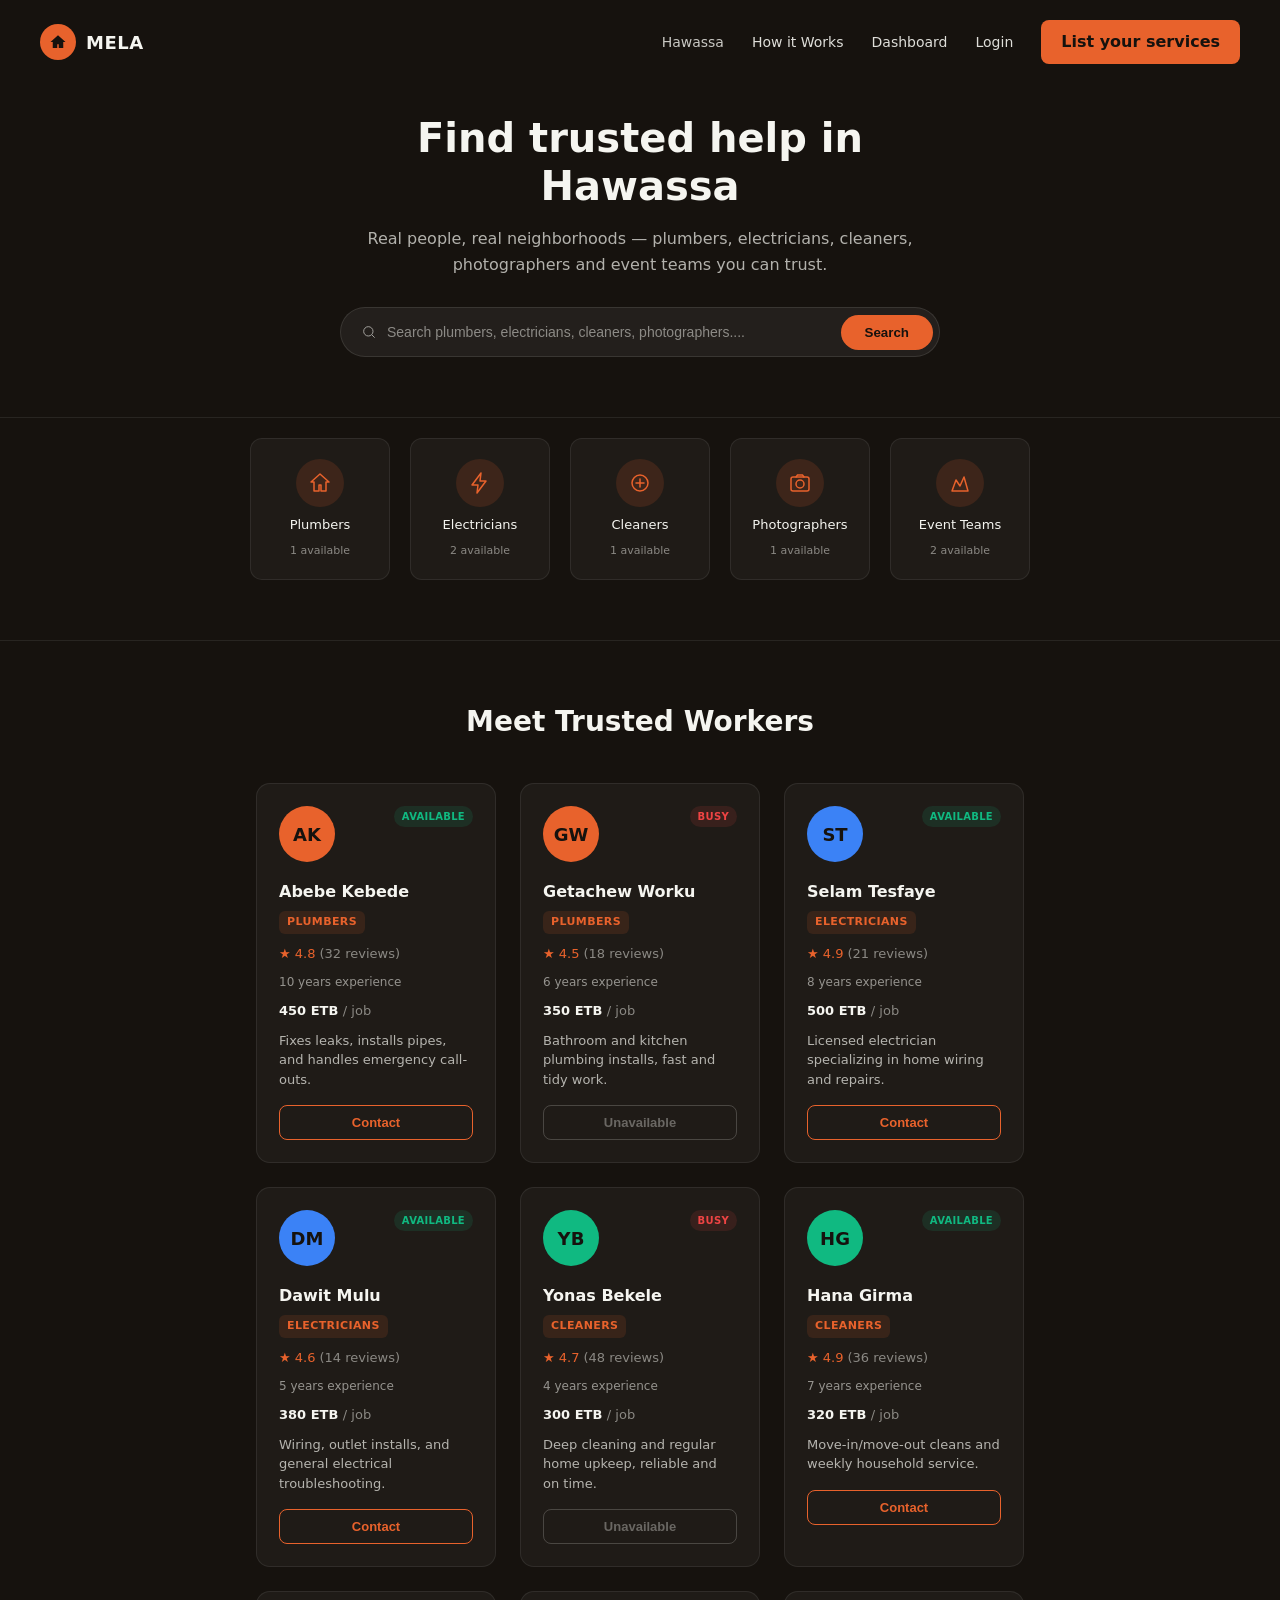
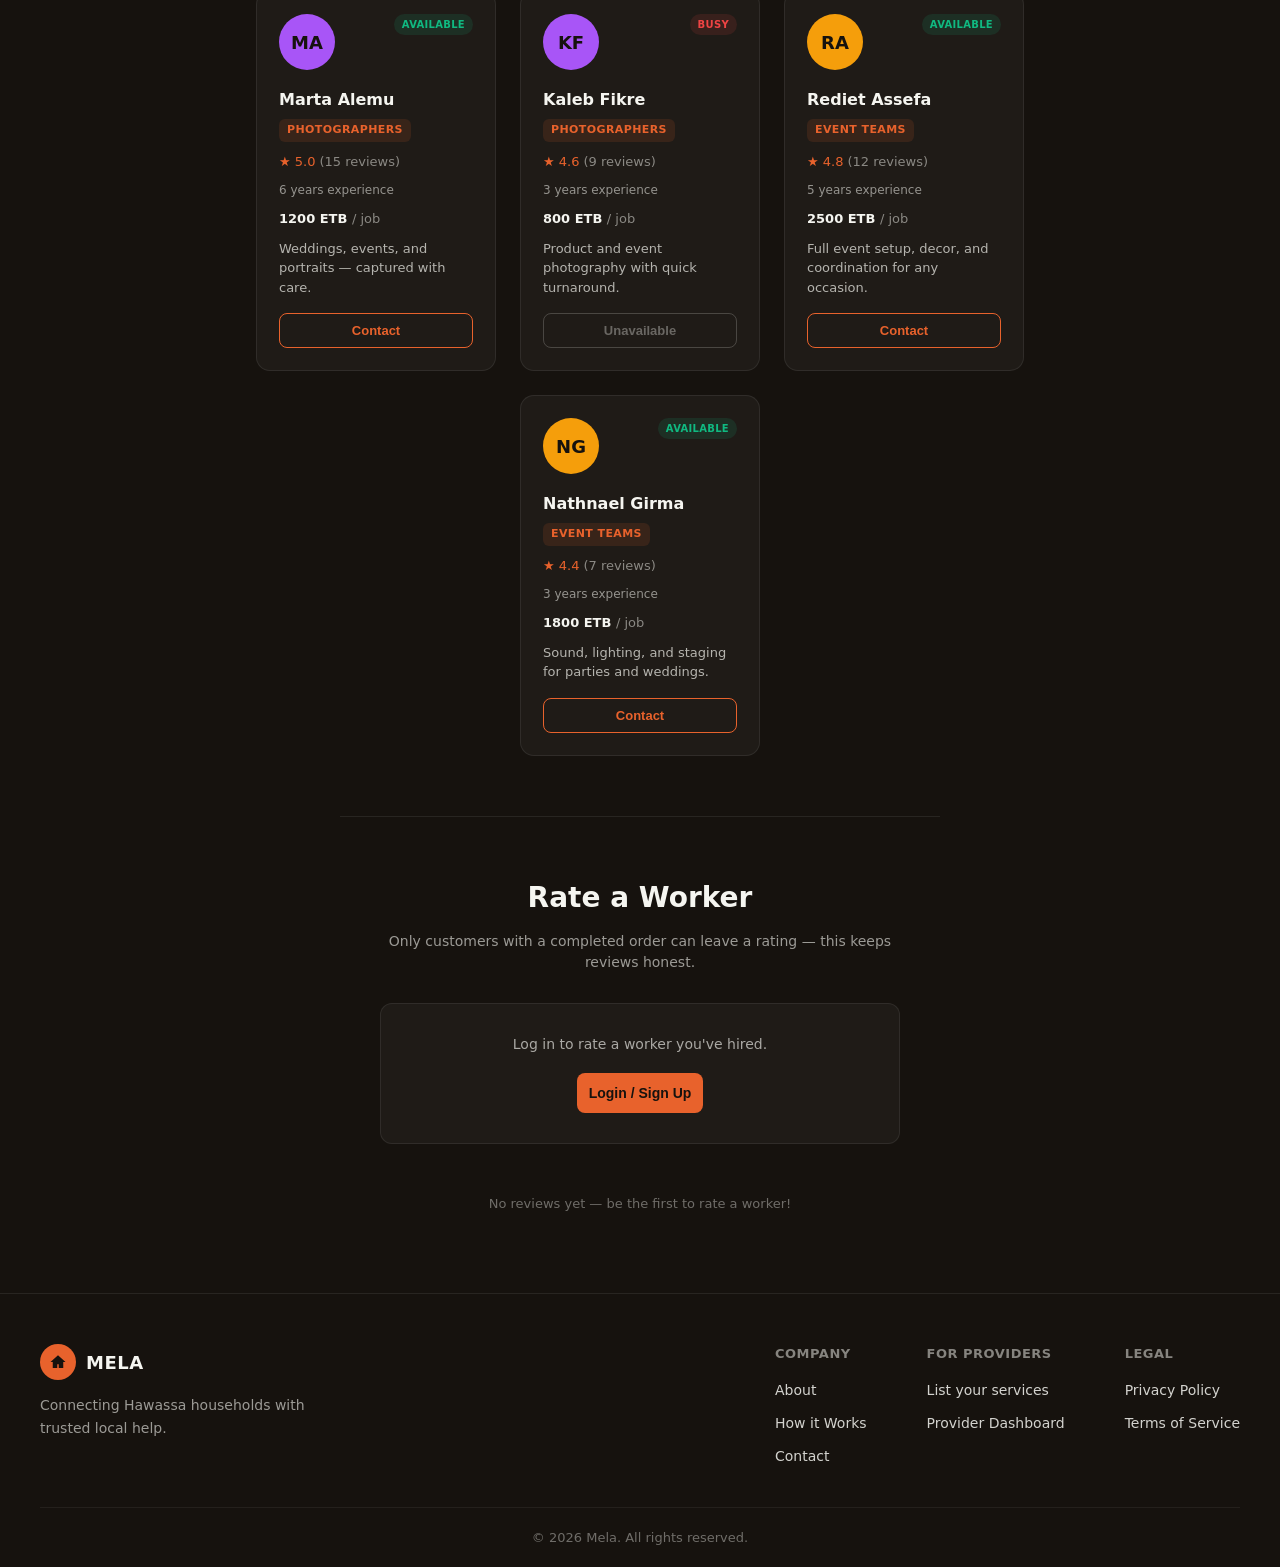
<file: index.html>
<!DOCTYPE html>
<html lang="en">
<head>
    <meta charset="UTF-8">
    <meta name="viewport" content="width=device-width, initial-scale=1.0">
    <meta name="description" content="Mela connects Hawassa households with trusted plumbers, electricians, cleaners, photographers and event teams — real people, real neighborhoods.">
    <title>Mela - Find help in Hawassa</title>
    <link rel="stylesheet" href="style.css">
</head>
<body>
       <div>
            <header class="main-header">
                <div class="nav-container">
                    <a href="index.html" class="logo-link">
                        <div class="logo">
                           <svg class="logo-dot" width="18" height="18" viewBox="0 0 24 24" fill="none" xmlns="http://www.w3.org/2000/svg">
                           <path d="M12 3L2 12h3v8h6v-5h2v5h6v-8h3L12 3z" fill="#16120e"/>
                           </svg>
                        </div>
                        <span class="logo-text">MELA</span>
                    </a>
                      <nav class="nav-menu">
                          <span class="location-text">Hawassa</span>
                          <a href="how-it-works.html" class="nav-link">How it Works</a>
                          <a href="dashboard.html" class="nav-link">Dashboard</a>
                          <a href="#" class="nav-link" id="login-open-btn">Login</a>
                          <a href="#" class="cta-button" id="list-service-open-btn">List your services</a>
                     </nav>
                </div>
                <div class="hero-text">
                    <h1 class="hero-title">Find trusted help in Hawassa</h1>
                    <p class="hero-subtitle">Real people, real neighborhoods — plumbers, electricians, cleaners, photographers and event teams you can trust.</p>
                </div>
                <!--search bar row-->
                <div class="search-container">
                    <div class="search-wrapper">
                       <span class="search-icon">
                           <svg width="16" height="16" viewBox="0 0 24 24" fill="none" xmlns="http://www.w3.org/2000/svg">
                               <circle cx="11" cy="11" r="7" stroke="currentColor" stroke-width="1.5"/>
                                <path d="M20 20l-3.5-3.5" stroke="currentColor" stroke-width="1.5" stroke-linecap="round"/>
                           </svg>
                       </span>
                        <input type="text" placeholder="Search plumbers, electricians, cleaners, photographers...." class="search-input">
                        <button class="search-button">Search</button>
                    </div>
                </div>
            </header>

            <!-- Service categories -->
            <section class="categories-section">
                <div class="categories-grid" id="categories-grid">
                    <a href="#" class="category-card" data-category="plumbers">
                        <span class="category-icon">
                            <svg width="24" height="24" viewBox="0 0 24 24" fill="none" xmlns="http://www.w3.org/2000/svg">
                                <path d="M12 3l9 8h-3v9h-5v-6H11v6H6v-9H3l9-8z" stroke="currentColor" stroke-width="1.5" stroke-linejoin="round"/>
                            </svg>
                        </span>
                        <span class="category-name">Plumbers</span>
                        <span class="category-count" data-count="plumbers">-- available</span>
                    </a>
                    <a href="#" class="category-card" data-category="electricians">
                        <span class="category-icon">
                            <svg width="24" height="24" viewBox="0 0 24 24" fill="none" xmlns="http://www.w3.org/2000/svg">
                                <path d="M13 2L4 14h6l-1 8 9-12h-6l1-8z" stroke="currentColor" stroke-width="1.5" stroke-linejoin="round"/>
                            </svg>
                        </span>
                        <span class="category-name">Electricians</span>
                        <span class="category-count" data-count="electricians">-- available</span>
                    </a>
                    <a href="#" class="category-card" data-category="cleaners">
                        <span class="category-icon">
                            <svg width="24" height="24" viewBox="0 0 24 24" fill="none" xmlns="http://www.w3.org/2000/svg">
                                <path d="M4 12c0-4 3.5-8 8-8s8 4 8 8-3.5 8-8 8-8-4-8-8z" stroke="currentColor" stroke-width="1.5"/>
                                <path d="M8 12h8M12 8v8" stroke="currentColor" stroke-width="1.5" stroke-linecap="round"/>
                            </svg>
                        </span>
                        <span class="category-name">Cleaners</span>
                        <span class="category-count" data-count="cleaners">-- available</span>
                    </a>
                    <a href="#" class="category-card" data-category="photographers">
                        <span class="category-icon">
                            <svg width="24" height="24" viewBox="0 0 24 24" fill="none" xmlns="http://www.w3.org/2000/svg">
                                <rect x="3" y="6" width="18" height="14" rx="2" stroke="currentColor" stroke-width="1.5"/>
                                <circle cx="12" cy="13" r="4" stroke="currentColor" stroke-width="1.5"/>
                                <path d="M8 6l1.5-2h5L16 6" stroke="currentColor" stroke-width="1.5" stroke-linecap="round"/>
                            </svg>
                        </span>
                        <span class="category-name">Photographers</span>
                        <span class="category-count" data-count="photographers">-- available</span>
                    </a>
                    <a href="#" class="category-card" data-category="event-teams">
                        <span class="category-icon">
                            <svg width="24" height="24" viewBox="0 0 24 24" fill="none" xmlns="http://www.w3.org/2000/svg">
                                <path d="M4 20l4-11 4 6 4-9 4 14H4z" stroke="currentColor" stroke-width="1.5" stroke-linejoin="round"/>
                            </svg>
                        </span>
                        <span class="category-name">Event Teams</span>
                        <span class="category-count" data-count="event-teams">-- available</span>
                    </a>
                </div>
            </section>

            <!-- Featured workers -->
            <section class="workers-section">
                <h2 class="section-title">Meet Trusted Workers</h2>
                <p class="workers-filter-status" id="workers-filter-status"></p>
                <div class="workers-grid" id="workers-grid">
                    <!-- worker cards get rendered here by script.js -->
                </div>
            </section>

            <!-- Rate a worker -->
            <section class="rate-section">
                <h2 class="section-title">Rate a Worker</h2>
                <p class="rate-subtitle">Only customers with a completed order can leave a rating — this keeps reviews honest.</p>

                <!-- Shown when not logged in, or no completed orders yet -->
                <div class="rate-guard" id="rate-guard">
                    <p class="rate-guard-text" id="rate-guard-text">Log in to rate a worker.</p>
                    <button class="submit-review-btn rate-guard-btn" id="rate-guard-login-btn">Login / Sign Up</button>
                </div>

                <form class="rate-form hidden" id="rate-form">
                    <div class="form-row">
                        <label for="rateable-order-select">Select a completed order</label>
                        <select id="rateable-order-select" required></select>
                    </div>

                    <div class="form-row">
                        <label>Your rating</label>
                        <div class="star-input" id="star-input">
                            <span class="star" data-value="1">★</span>
                            <span class="star" data-value="2">★</span>
                            <span class="star" data-value="3">★</span>
                            <span class="star" data-value="4">★</span>
                            <span class="star" data-value="5">★</span>
                        </div>
                    </div>

                    <div class="form-row">
                        <label for="feedback-text">Your feedback</label>
                        <textarea id="feedback-text" rows="3" placeholder="How was the service?" required></textarea>
                    </div>

                    <button type="submit" class="submit-review-btn">Submit Review</button>
                </form>

                <div class="reviews-list" id="reviews-list">
                    <!-- reviews get rendered here by script.js -->
                </div>
            </section>
        </div>

        <footer class="main-footer">
            <div class="footer-container">
                <div class="footer-brand">
                    <div class="footer-logo-row">
                        <div class="logo">
                            <svg class="logo-dot" width="18" height="18" viewBox="0 0 24 24" fill="none" xmlns="http://www.w3.org/2000/svg">
                                <path d="M12 3L2 12h3v8h6v-5h2v5h6v-8h3L12 3z" fill="#16120e"/>
                            </svg>
                        </div>
                        <span class="logo-text">MELA</span>
                    </div>
                    <p class="footer-tagline">Connecting Hawassa households with trusted local help.</p>
                </div>

                <div class="footer-links-group">
                    <div class="footer-col">
                        <h4 class="footer-heading">Company</h4>
                        <a href="#" class="footer-link">About</a>
                        <a href="how-it-works.html" class="footer-link">How it Works</a>
                        <a href="#" class="footer-link">Contact</a>
                    </div>
                    <div class="footer-col">
                        <h4 class="footer-heading">For Providers</h4>
                        <a href="#" class="footer-link" id="footer-list-service-btn">List your services</a>
                        <a href="#" class="footer-link">Provider Dashboard</a>
                    </div>
                    <div class="footer-col">
                        <h4 class="footer-heading">Legal</h4>
                        <a href="#" class="footer-link">Privacy Policy</a>
                        <a href="#" class="footer-link">Terms of Service</a>
                    </div>
                </div>
            </div>

            <div class="footer-bottom">
                <p>&copy; 2026 Mela. All rights reserved.</p>
            </div>
        </footer>

        <!-- Login / Sign up modal -->
        <div class="modal-overlay" id="auth-modal-overlay">
            <div class="modal-box">
                <button class="modal-close-btn" id="modal-close-btn">&times;</button>

                <div class="modal-tabs">
                    <button class="modal-tab active" id="tab-login-btn" data-tab="login">Login</button>
                    <button class="modal-tab" id="tab-signup-btn" data-tab="signup">Sign Up</button>
                </div>

                <form class="modal-form" id="login-form">
                    <div class="form-row">
                        <label for="login-email">Email</label>
                        <input type="email" id="login-email" placeholder="you@example.com" required>
                    </div>
                    <div class="form-row">
                        <label for="login-password">Password</label>
                        <input type="password" id="login-password" placeholder="••••••••" required>
                    </div>
                    <button type="submit" class="submit-review-btn">Log In</button>
                    <p class="modal-error" id="login-error"></p>
                </form>

                <form class="modal-form hidden" id="signup-form">
                    <div class="form-row">
                        <label for="signup-name">Full name</label>
                        <input type="text" id="signup-name" placeholder="e.g. Sara Yusuf" required>
                    </div>
                    <div class="form-row">
                        <label for="signup-email">Email</label>
                        <input type="email" id="signup-email" placeholder="you@example.com" required>
                    </div>
                    <div class="form-row">
                        <label for="signup-password">Password</label>
                        <input type="password" id="signup-password" placeholder="At least 6 characters" required>
                    </div>
                    <div class="form-row">
                        <label for="signup-role">I am a...</label>
                        <select id="signup-role" required>
                            <option value="customer">Customer looking for help</option>
                            <option value="worker">Worker offering a service</option>
                        </select>
                    </div>
                    <button type="submit" class="submit-review-btn">Create Account</button>
                    <p class="modal-error" id="signup-error"></p>
                </form>
            </div>
        </div>

        <!-- List your services modal -->
        <div class="modal-overlay" id="list-service-modal-overlay">
            <div class="modal-box">
                <button class="modal-close-btn" id="list-service-close-btn">&times;</button>
                <h3 class="modal-title">List Your Services</h3>
                <p class="modal-subtitle">Join Mela and start getting job requests from Hawassa households.</p>

                <form class="modal-form" id="list-service-form">
                    <div class="form-row">
                        <label for="worker-form-name">Full name</label>
                        <input type="text" id="worker-form-name" placeholder="e.g. Biruk Tadesse" required>
                    </div>
                    <div class="form-row">
                        <label for="worker-form-phone">Phone number</label>
                        <input type="tel" id="worker-form-phone" placeholder="09xx xxx xxx" required>
                    </div>
                    <div class="form-row">
                        <label for="worker-form-category">Service category</label>
                        <select id="worker-form-category" required>
                            <option value="" disabled selected>Select a service</option>
                            <option value="plumbers">Plumber</option>
                            <option value="electricians">Electrician</option>
                            <option value="cleaners">Cleaner</option>
                            <option value="photographers">Photographer</option>
                            <option value="event-teams">Event Team</option>
                        </select>
                    </div>
                    <div class="form-row">
                        <label for="worker-form-experience">Years of experience</label>
                        <input type="number" id="worker-form-experience" min="0" max="60" placeholder="e.g. 5" required>
                    </div>
                    <div class="form-row">
                        <label for="worker-form-price">Price per job (ETB)</label>
                        <input type="number" id="worker-form-price" min="0" placeholder="e.g. 400" required>
                    </div>
                    <div class="form-row">
                        <label for="worker-form-bio">Short bio</label>
                        <textarea id="worker-form-bio" rows="3" placeholder="Tell customers what you do best" required></textarea>
                    </div>
                    <button type="submit" class="submit-review-btn">Submit Listing</button>
                    <p class="modal-error" id="list-service-error"></p>
                </form>
            </div>
        </div>

<script src="script.js"></script>
</body>
</html>
</file>
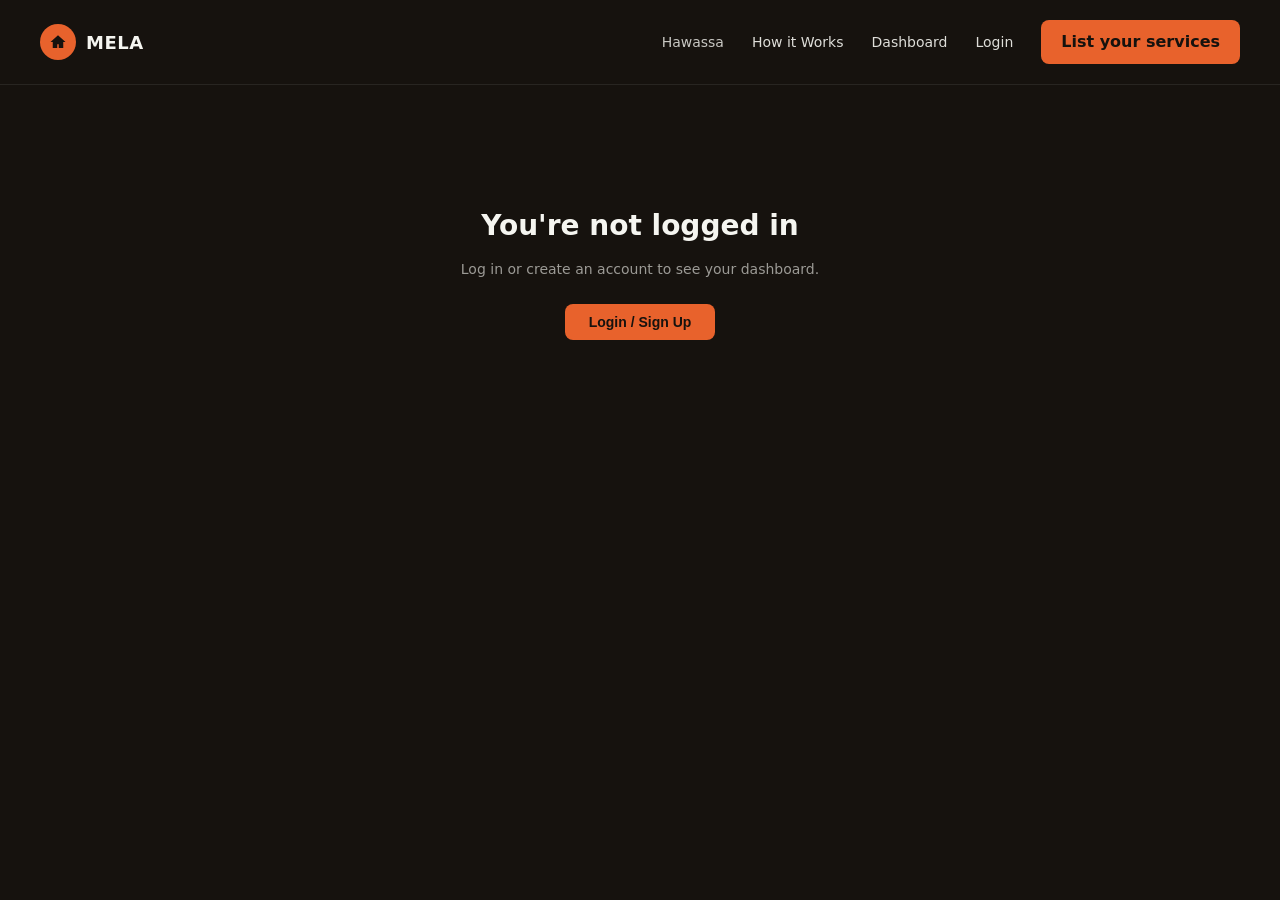
<file: dashboard.html>
<!DOCTYPE html>
<html lang="en">
<head>
    <meta charset="UTF-8">
    <meta name="viewport" content="width=device-width, initial-scale=1.0">
    <meta name="description" content="Your Mela dashboard — manage your account and reviews.">
    <title>Dashboard - Mela</title>
    <link rel="stylesheet" href="style.css">
</head>
<body>
       <div>
            <header class="main-header">
                <div class="nav-container">
                    <a href="index.html" class="logo-link">
                        <div class="logo">
                           <svg class="logo-dot" width="18" height="18" viewBox="0 0 24 24" fill="none" xmlns="http://www.w3.org/2000/svg">
                           <path d="M12 3L2 12h3v8h6v-5h2v5h6v-8h3L12 3z" fill="#16120e"/>
                           </svg>
                        </div>
                        <span class="logo-text">MELA</span>
                    </a>
                      <nav class="nav-menu">
                          <span class="location-text">Hawassa</span>
                          <a href="how-it-works.html" class="nav-link">How it Works</a>
                          <a href="dashboard.html" class="nav-link active-link">Dashboard</a>
                          <a href="#" class="nav-link" id="login-open-btn">Login</a>
                          <a href="index.html" class="cta-button">List your services</a>
                     </nav>
                </div>
            </header>

            <!-- Dashboard content -->
            <section class="dashboard-section">

                <!-- Shown when nobody is logged in -->
                <div class="dashboard-guard" id="dashboard-guard">
                    <h2 class="section-title">You're not logged in</h2>
                    <p class="dashboard-guard-text">Log in or create an account to see your dashboard.</p>
                    <button class="submit-review-btn dashboard-login-btn" id="dashboard-login-btn">Login / Sign Up</button>
                </div>

                <!-- Shown when logged in -->
                <div class="dashboard-content hidden" id="dashboard-content">
                    <div class="dashboard-welcome">
                        <h2 class="section-title" id="dashboard-welcome-text">Welcome back</h2>
                        <p class="dashboard-role" id="dashboard-role-badge"></p>
                    </div>

                    <div class="dashboard-grid">
                        <div class="dashboard-card">
                            <h3 class="dashboard-card-title">Account</h3>
                            <div class="account-row">
                                <span class="account-label">Name</span>
                                <span class="account-value" id="account-name"></span>
                            </div>
                            <div class="account-row">
                                <span class="account-label">Email</span>
                                <span class="account-value" id="account-email"></span>
                            </div>
                            <div class="account-row">
                                <span class="account-label">Account type</span>
                                <span class="account-value" id="account-role"></span>
                            </div>
                            <button class="cta-secondary-button dashboard-logout-btn" id="dashboard-logout-btn">Log Out</button>
                        </div>

                        <div class="dashboard-card dashboard-card-wide">
                            <h3 class="dashboard-card-title">My Orders</h3>
                            <div class="orders-list" id="my-orders-list"></div>
                        </div>

                        <div class="dashboard-card dashboard-card-wide">
                            <h3 class="dashboard-card-title">Your Reviews</h3>
                            <div class="reviews-list" id="my-reviews-list"></div>
                        </div>
                    </div>

                    <div class="dashboard-quick-links">
                        <a href="index.html#workers-grid" class="cta-secondary-button">Browse workers</a>
                        <a href="index.html" class="cta-secondary-button" id="dashboard-list-service-link">List your services</a>
                    </div>
                </div>
            </section>

        </div>

        <!-- Login / Sign up modal -->
        <div class="modal-overlay" id="auth-modal-overlay">
            <div class="modal-box">
                <button class="modal-close-btn" id="modal-close-btn">&times;</button>

                <div class="modal-tabs">
                    <button class="modal-tab active" id="tab-login-btn" data-tab="login">Login</button>
                    <button class="modal-tab" id="tab-signup-btn" data-tab="signup">Sign Up</button>
                </div>

                <form class="modal-form" id="login-form">
                    <div class="form-row">
                        <label for="login-email">Email</label>
                        <input type="email" id="login-email" placeholder="you@example.com" required>
                    </div>
                    <div class="form-row">
                        <label for="login-password">Password</label>
                        <input type="password" id="login-password" placeholder="••••••••" required>
                    </div>
                    <button type="submit" class="submit-review-btn">Log In</button>
                    <p class="modal-error" id="login-error"></p>
                </form>

                <form class="modal-form hidden" id="signup-form">
                    <div class="form-row">
                        <label for="signup-name">Full name</label>
                        <input type="text" id="signup-name" placeholder="e.g. Sara Yusuf" required>
                    </div>
                    <div class="form-row">
                        <label for="signup-email">Email</label>
                        <input type="email" id="signup-email" placeholder="you@example.com" required>
                    </div>
                    <div class="form-row">
                        <label for="signup-password">Password</label>
                        <input type="password" id="signup-password" placeholder="At least 6 characters" required>
                    </div>
                    <div class="form-row">
                        <label for="signup-role">I am a...</label>
                        <select id="signup-role" required>
                            <option value="customer">Customer looking for help</option>
                            <option value="worker">Worker offering a service</option>
                        </select>
                    </div>
                    <button type="submit" class="submit-review-btn">Create Account</button>
                    <p class="modal-error" id="signup-error"></p>
                </form>
            </div>
        </div>

<script src="script.js"></script>
<script src="dashboard.js"></script>
</body>
</html>
</file>
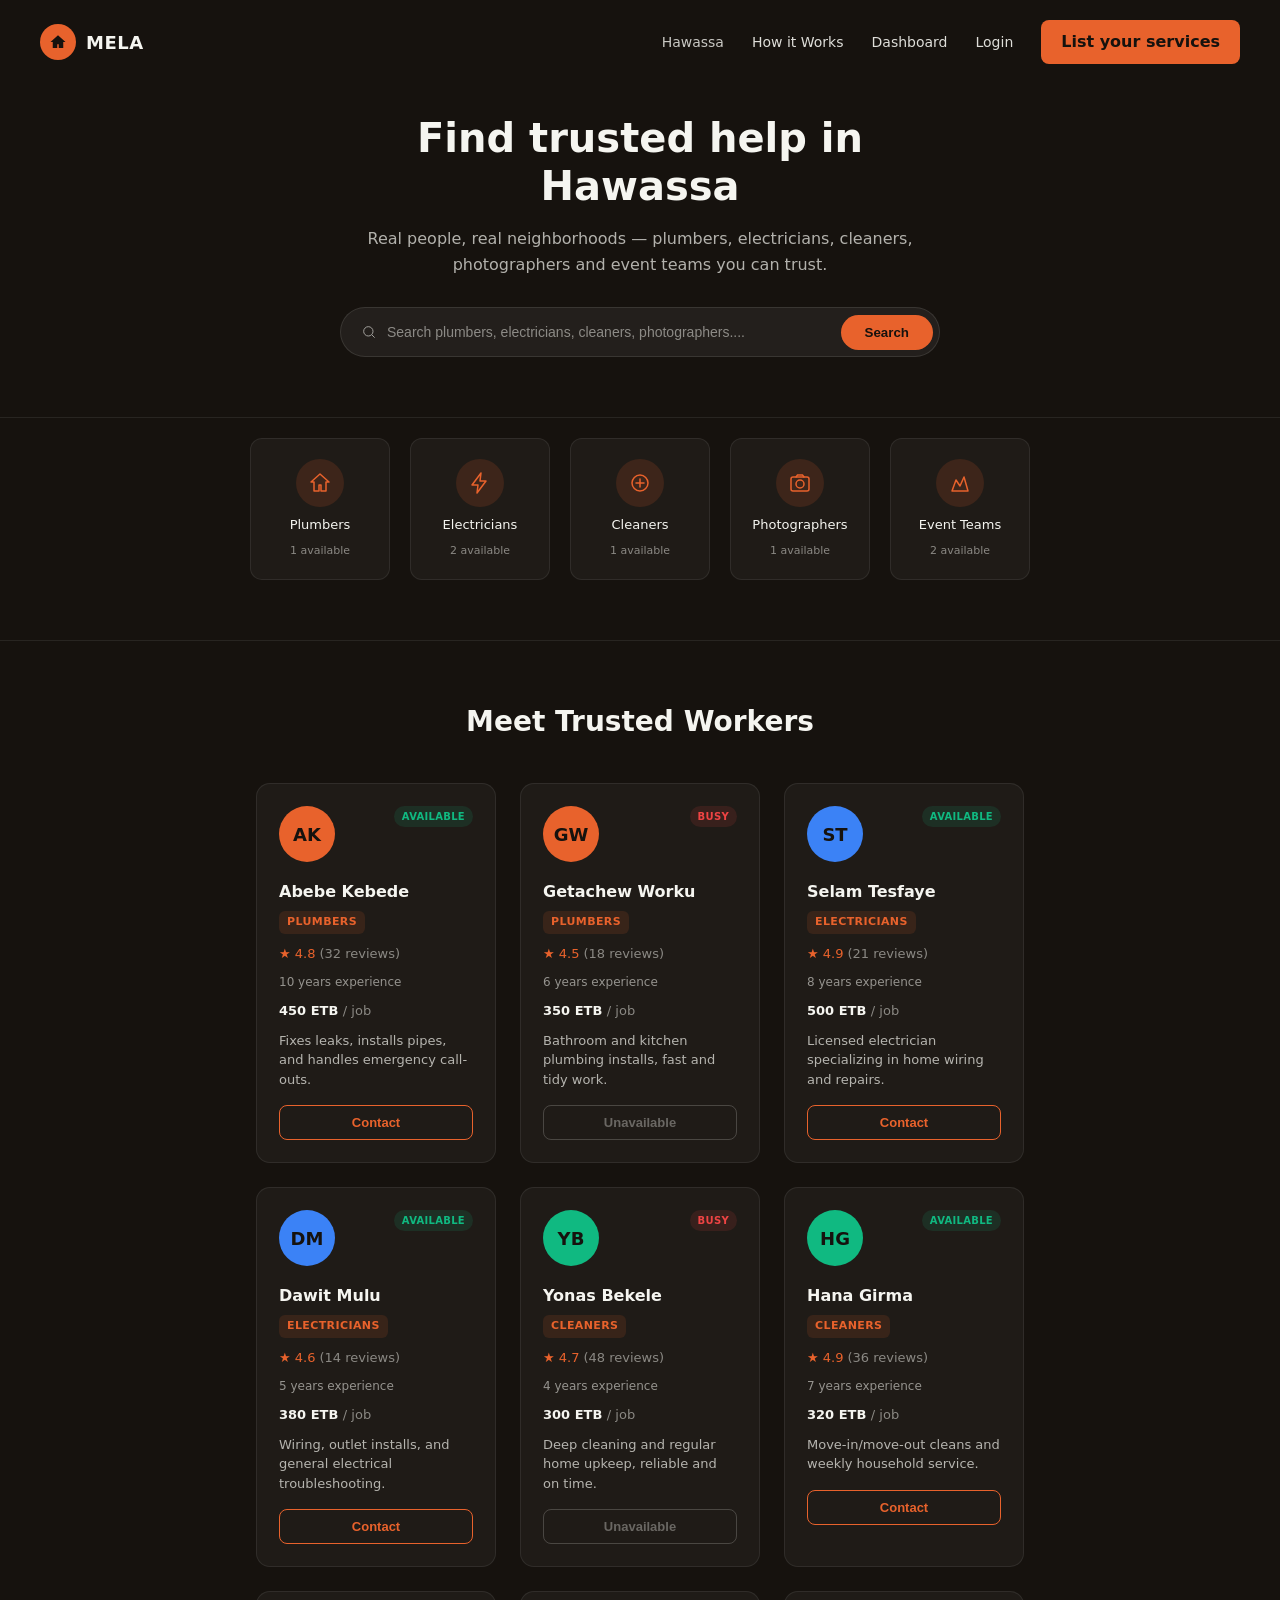
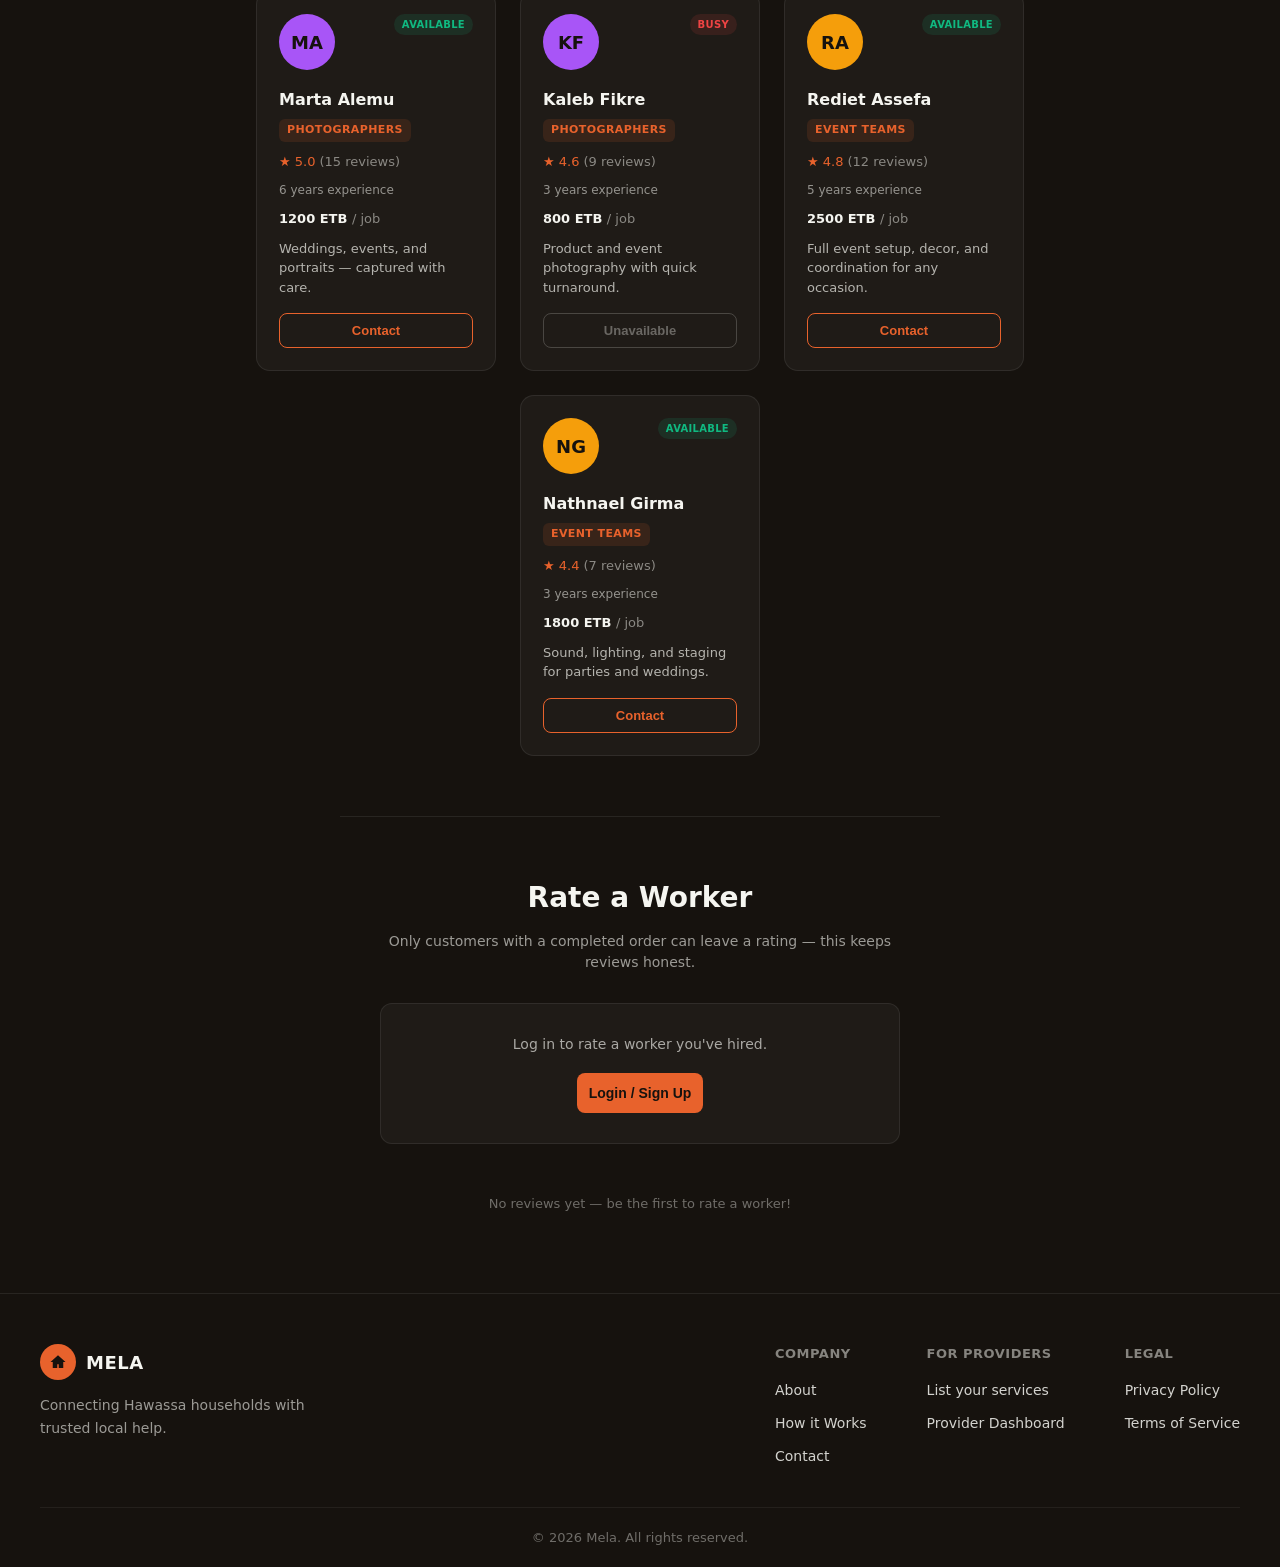
<file: FIRST.HTML>
<!DOCTYPE html>
<html lang="en">
<head>
    <meta charset="UTF-8">
    <meta name="viewport" content="width=device-width, initial-scale=1.0">
    <meta name="description" content="Mela connects Hawassa households with trusted plumbers, electricians, cleaners, photographers and event teams — real people, real neighborhoods.">
    <title>Mela - Find help in Hawassa</title>
    <link rel="stylesheet" href="style.css">
</head>
<body>
       <div>
            <header class="main-header">
                <div class="nav-container">
                    <a href="FIRST.HTML" class="logo-link">
                        <div class="logo">
                           <svg class="logo-dot" width="18" height="18" viewBox="0 0 24 24" fill="none" xmlns="http://www.w3.org/2000/svg">
                           <path d="M12 3L2 12h3v8h6v-5h2v5h6v-8h3L12 3z" fill="#16120e"/>
                           </svg>
                        </div>
                        <span class="logo-text">MELA</span>
                    </a>
                      <nav class="nav-menu">
                          <span class="location-text">Hawassa</span>
                          <a href="how-it-works.html" class="nav-link">How it Works</a>
                          <a href="dashboard.html" class="nav-link">Dashboard</a>
                          <a href="#" class="nav-link" id="login-open-btn">Login</a>
                          <a href="#" class="cta-button" id="list-service-open-btn">List your services</a>
                     </nav>
                </div>
                <div class="hero-text">
                    <h1 class="hero-title">Find trusted help in Hawassa</h1>
                    <p class="hero-subtitle">Real people, real neighborhoods — plumbers, electricians, cleaners, photographers and event teams you can trust.</p>
                </div>
                <!--search bar row-->
                <div class="search-container">
                    <div class="search-wrapper">
                       <span class="search-icon">
                           <svg width="16" height="16" viewBox="0 0 24 24" fill="none" xmlns="http://www.w3.org/2000/svg">
                               <circle cx="11" cy="11" r="7" stroke="currentColor" stroke-width="1.5"/>
                                <path d="M20 20l-3.5-3.5" stroke="currentColor" stroke-width="1.5" stroke-linecap="round"/>
                           </svg>
                       </span>
                        <input type="text" placeholder="Search plumbers, electricians, cleaners, photographers...." class="search-input">
                        <button class="search-button">Search</button>
                    </div>
                </div>
            </header>

            <!-- Service categories -->
            <section class="categories-section">
                <div class="categories-grid" id="categories-grid">
                    <a href="#" class="category-card" data-category="plumbers">
                        <span class="category-icon">
                            <svg width="24" height="24" viewBox="0 0 24 24" fill="none" xmlns="http://www.w3.org/2000/svg">
                                <path d="M12 3l9 8h-3v9h-5v-6H11v6H6v-9H3l9-8z" stroke="currentColor" stroke-width="1.5" stroke-linejoin="round"/>
                            </svg>
                        </span>
                        <span class="category-name">Plumbers</span>
                        <span class="category-count" data-count="plumbers">-- available</span>
                    </a>
                    <a href="#" class="category-card" data-category="electricians">
                        <span class="category-icon">
                            <svg width="24" height="24" viewBox="0 0 24 24" fill="none" xmlns="http://www.w3.org/2000/svg">
                                <path d="M13 2L4 14h6l-1 8 9-12h-6l1-8z" stroke="currentColor" stroke-width="1.5" stroke-linejoin="round"/>
                            </svg>
                        </span>
                        <span class="category-name">Electricians</span>
                        <span class="category-count" data-count="electricians">-- available</span>
                    </a>
                    <a href="#" class="category-card" data-category="cleaners">
                        <span class="category-icon">
                            <svg width="24" height="24" viewBox="0 0 24 24" fill="none" xmlns="http://www.w3.org/2000/svg">
                                <path d="M4 12c0-4 3.5-8 8-8s8 4 8 8-3.5 8-8 8-8-4-8-8z" stroke="currentColor" stroke-width="1.5"/>
                                <path d="M8 12h8M12 8v8" stroke="currentColor" stroke-width="1.5" stroke-linecap="round"/>
                            </svg>
                        </span>
                        <span class="category-name">Cleaners</span>
                        <span class="category-count" data-count="cleaners">-- available</span>
                    </a>
                    <a href="#" class="category-card" data-category="photographers">
                        <span class="category-icon">
                            <svg width="24" height="24" viewBox="0 0 24 24" fill="none" xmlns="http://www.w3.org/2000/svg">
                                <rect x="3" y="6" width="18" height="14" rx="2" stroke="currentColor" stroke-width="1.5"/>
                                <circle cx="12" cy="13" r="4" stroke="currentColor" stroke-width="1.5"/>
                                <path d="M8 6l1.5-2h5L16 6" stroke="currentColor" stroke-width="1.5" stroke-linecap="round"/>
                            </svg>
                        </span>
                        <span class="category-name">Photographers</span>
                        <span class="category-count" data-count="photographers">-- available</span>
                    </a>
                    <a href="#" class="category-card" data-category="event-teams">
                        <span class="category-icon">
                            <svg width="24" height="24" viewBox="0 0 24 24" fill="none" xmlns="http://www.w3.org/2000/svg">
                                <path d="M4 20l4-11 4 6 4-9 4 14H4z" stroke="currentColor" stroke-width="1.5" stroke-linejoin="round"/>
                            </svg>
                        </span>
                        <span class="category-name">Event Teams</span>
                        <span class="category-count" data-count="event-teams">-- available</span>
                    </a>
                </div>
            </section>

            <!-- Featured workers -->
            <section class="workers-section">
                <h2 class="section-title">Meet Trusted Workers</h2>
                <p class="workers-filter-status" id="workers-filter-status"></p>
                <div class="workers-grid" id="workers-grid">
                    <!-- worker cards get rendered here by script.js -->
                </div>
            </section>

            <!-- Rate a worker -->
            <section class="rate-section">
                <h2 class="section-title">Rate a Worker</h2>
                <p class="rate-subtitle">Only customers with a completed order can leave a rating — this keeps reviews honest.</p>

                <!-- Shown when not logged in, or no completed orders yet -->
                <div class="rate-guard" id="rate-guard">
                    <p class="rate-guard-text" id="rate-guard-text">Log in to rate a worker.</p>
                    <button class="submit-review-btn rate-guard-btn" id="rate-guard-login-btn">Login / Sign Up</button>
                </div>

                <form class="rate-form hidden" id="rate-form">
                    <div class="form-row">
                        <label for="rateable-order-select">Select a completed order</label>
                        <select id="rateable-order-select" required></select>
                    </div>

                    <div class="form-row">
                        <label>Your rating</label>
                        <div class="star-input" id="star-input">
                            <span class="star" data-value="1">★</span>
                            <span class="star" data-value="2">★</span>
                            <span class="star" data-value="3">★</span>
                            <span class="star" data-value="4">★</span>
                            <span class="star" data-value="5">★</span>
                        </div>
                    </div>

                    <div class="form-row">
                        <label for="feedback-text">Your feedback</label>
                        <textarea id="feedback-text" rows="3" placeholder="How was the service?" required></textarea>
                    </div>

                    <button type="submit" class="submit-review-btn">Submit Review</button>
                </form>

                <div class="reviews-list" id="reviews-list">
                    <!-- reviews get rendered here by script.js -->
                </div>
            </section>
        </div>

        <footer class="main-footer">
            <div class="footer-container">
                <div class="footer-brand">
                    <div class="footer-logo-row">
                        <div class="logo">
                            <svg class="logo-dot" width="18" height="18" viewBox="0 0 24 24" fill="none" xmlns="http://www.w3.org/2000/svg">
                                <path d="M12 3L2 12h3v8h6v-5h2v5h6v-8h3L12 3z" fill="#16120e"/>
                            </svg>
                        </div>
                        <span class="logo-text">MELA</span>
                    </div>
                    <p class="footer-tagline">Connecting Hawassa households with trusted local help.</p>
                </div>

                <div class="footer-links-group">
                    <div class="footer-col">
                        <h4 class="footer-heading">Company</h4>
                        <a href="#" class="footer-link">About</a>
                        <a href="how-it-works.html" class="footer-link">How it Works</a>
                        <a href="#" class="footer-link">Contact</a>
                    </div>
                    <div class="footer-col">
                        <h4 class="footer-heading">For Providers</h4>
                        <a href="#" class="footer-link" id="footer-list-service-btn">List your services</a>
                        <a href="#" class="footer-link">Provider Dashboard</a>
                    </div>
                    <div class="footer-col">
                        <h4 class="footer-heading">Legal</h4>
                        <a href="#" class="footer-link">Privacy Policy</a>
                        <a href="#" class="footer-link">Terms of Service</a>
                    </div>
                </div>
            </div>

            <div class="footer-bottom">
                <p>&copy; 2026 Mela. All rights reserved.</p>
            </div>
        </footer>

        <!-- Login / Sign up modal -->
        <div class="modal-overlay" id="auth-modal-overlay">
            <div class="modal-box">
                <button class="modal-close-btn" id="modal-close-btn">&times;</button>

                <div class="modal-tabs">
                    <button class="modal-tab active" id="tab-login-btn" data-tab="login">Login</button>
                    <button class="modal-tab" id="tab-signup-btn" data-tab="signup">Sign Up</button>
                </div>

                <form class="modal-form" id="login-form">
                    <div class="form-row">
                        <label for="login-email">Email</label>
                        <input type="email" id="login-email" placeholder="you@example.com" required>
                    </div>
                    <div class="form-row">
                        <label for="login-password">Password</label>
                        <input type="password" id="login-password" placeholder="••••••••" required>
                    </div>
                    <button type="submit" class="submit-review-btn">Log In</button>
                    <p class="modal-error" id="login-error"></p>
                </form>

                <form class="modal-form hidden" id="signup-form">
                    <div class="form-row">
                        <label for="signup-name">Full name</label>
                        <input type="text" id="signup-name" placeholder="e.g. Sara Yusuf" required>
                    </div>
                    <div class="form-row">
                        <label for="signup-email">Email</label>
                        <input type="email" id="signup-email" placeholder="you@example.com" required>
                    </div>
                    <div class="form-row">
                        <label for="signup-password">Password</label>
                        <input type="password" id="signup-password" placeholder="At least 6 characters" required>
                    </div>
                    <div class="form-row">
                        <label for="signup-role">I am a...</label>
                        <select id="signup-role" required>
                            <option value="customer">Customer looking for help</option>
                            <option value="worker">Worker offering a service</option>
                        </select>
                    </div>
                    <button type="submit" class="submit-review-btn">Create Account</button>
                    <p class="modal-error" id="signup-error"></p>
                </form>
            </div>
        </div>

        <!-- List your services modal -->
        <div class="modal-overlay" id="list-service-modal-overlay">
            <div class="modal-box">
                <button class="modal-close-btn" id="list-service-close-btn">&times;</button>
                <h3 class="modal-title">List Your Services</h3>
                <p class="modal-subtitle">Join Mela and start getting job requests from Hawassa households.</p>

                <form class="modal-form" id="list-service-form">
                    <div class="form-row">
                        <label for="worker-form-name">Full name</label>
                        <input type="text" id="worker-form-name" placeholder="e.g. Biruk Tadesse" required>
                    </div>
                    <div class="form-row">
                        <label for="worker-form-phone">Phone number</label>
                        <input type="tel" id="worker-form-phone" placeholder="09xx xxx xxx" required>
                    </div>
                    <div class="form-row">
                        <label for="worker-form-category">Service category</label>
                        <select id="worker-form-category" required>
                            <option value="" disabled selected>Select a service</option>
                            <option value="plumbers">Plumber</option>
                            <option value="electricians">Electrician</option>
                            <option value="cleaners">Cleaner</option>
                            <option value="photographers">Photographer</option>
                            <option value="event-teams">Event Team</option>
                        </select>
                    </div>
                    <div class="form-row">
                        <label for="worker-form-experience">Years of experience</label>
                        <input type="number" id="worker-form-experience" min="0" max="60" placeholder="e.g. 5" required>
                    </div>
                    <div class="form-row">
                        <label for="worker-form-price">Price per job (ETB)</label>
                        <input type="number" id="worker-form-price" min="0" placeholder="e.g. 400" required>
                    </div>
                    <div class="form-row">
                        <label for="worker-form-bio">Short bio</label>
                        <textarea id="worker-form-bio" rows="3" placeholder="Tell customers what you do best" required></textarea>
                    </div>
                    <button type="submit" class="submit-review-btn">Submit Listing</button>
                    <p class="modal-error" id="list-service-error"></p>
                </form>
            </div>
        </div>

<script src="script.js"></script>
</body>
</html>
</file>
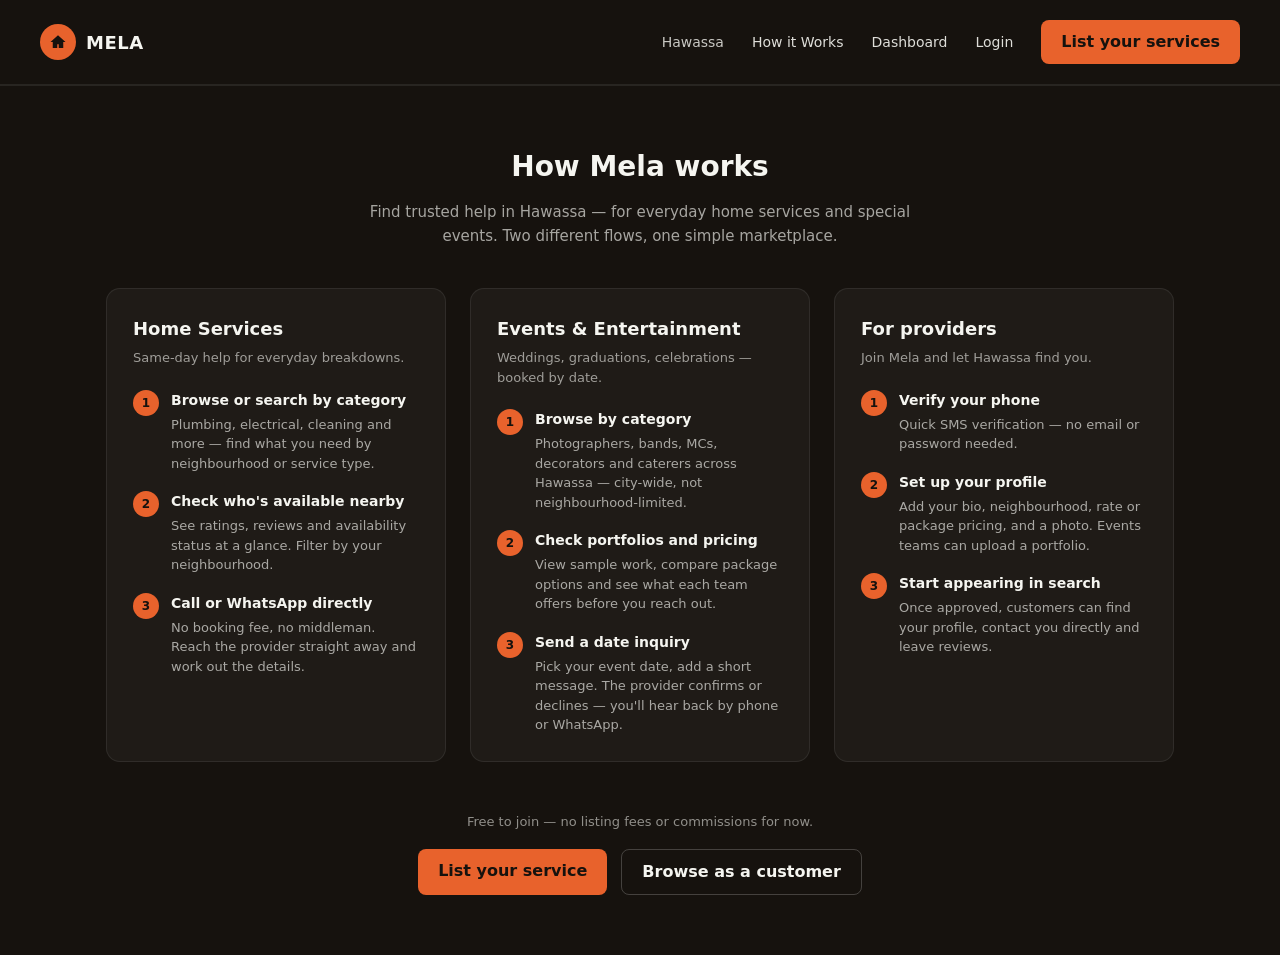
<file: how-it-works.html>
<!DOCTYPE html>
<html lang="en">
<head>
    <meta charset="UTF-8">
    <meta name="viewport" content="width=device-width, initial-scale=1.0">
    <title>How it Works - Mela</title>
    <link rel="stylesheet" href="style.css">
</head>
<body>

    <header class="main-header">
                <div class="nav-container">
                    <a href="index.html" class="logo-link">
                        <div class="logo">
                           <svg class="logo-dot" width="18" height="18" viewBox="0 0 24 24" fill="none" xmlns="http://www.w3.org/2000/svg">
                           <path d="M12 3L2 12h3v8h6v-5h2v5h6v-8h3L12 3z" fill="#16120e"/>
                           </svg>
                        </div>
                        <span class="logo-text">MELA</span>
                    </a>
                      <nav class="nav-menu">
                          <span class="location-text">Hawassa</span>
                          <a href="how-it-works.html" class="nav-link active-link">How it Works</a>
                          <a href="dashboard.html" class="nav-link">Dashboard</a>
                          <a href="#" class="nav-link" id="login-open-btn">Login</a>
                          <a href="#" class="cta-button" id="list-service-open-btn">List your services</a>
                     </nav>
                </div>
            </header>

                          <!-- How it works -->
            <section class="how-it-works" id="how-it-works">
                <h2 class="section-title">How Mela works</h2>
                <p class="how-it-works-intro">Find trusted help in Hawassa — for everyday home services and special events. Two different flows, one simple marketplace.</p>

                <div class="tracks-grid">
                    <div class="track-card">
                        <h3 class="track-title">Home Services</h3>
                        <p class="track-subtitle">Same-day help for everyday breakdowns.</p>
                        <ol class="track-steps">
                            <li class="track-step">
                                <span class="track-step-number">1</span>
                                <div>
                                    <h4 class="track-step-title">Browse or search by category</h4>
                                    <p class="track-step-text">Plumbing, electrical, cleaning and more — find what you need by neighbourhood or service type.</p>
                                </div>
                            </li>
                            <li class="track-step">
                                <span class="track-step-number">2</span>
                                <div>
                                    <h4 class="track-step-title">Check who's available nearby</h4>
                                    <p class="track-step-text">See ratings, reviews and availability status at a glance. Filter by your neighbourhood.</p>
                                </div>
                            </li>
                            <li class="track-step">
                                <span class="track-step-number">3</span>
                                <div>
                                    <h4 class="track-step-title">Call or WhatsApp directly</h4>
                                    <p class="track-step-text">No booking fee, no middleman. Reach the provider straight away and work out the details.</p>
                                </div>
                            </li>
                        </ol>
                    </div>

                    <div class="track-card">
                        <h3 class="track-title">Events &amp; Entertainment</h3>
                        <p class="track-subtitle">Weddings, graduations, celebrations — booked by date.</p>
                        <ol class="track-steps">
                            <li class="track-step">
                                <span class="track-step-number">1</span>
                                <div>
                                    <h4 class="track-step-title">Browse by category</h4>
                                    <p class="track-step-text">Photographers, bands, MCs, decorators and caterers across Hawassa — city-wide, not neighbourhood-limited.</p>
                                </div>
                            </li>
                            <li class="track-step">
                                <span class="track-step-number">2</span>
                                <div>
                                    <h4 class="track-step-title">Check portfolios and pricing</h4>
                                    <p class="track-step-text">View sample work, compare package options and see what each team offers before you reach out.</p>
                                </div>
                            </li>
                            <li class="track-step">
                                <span class="track-step-number">3</span>
                                <div>
                                    <h4 class="track-step-title">Send a date inquiry</h4>
                                    <p class="track-step-text">Pick your event date, add a short message. The provider confirms or declines — you'll hear back by phone or WhatsApp.</p>
                                </div>
                            </li>
                        </ol>
                    </div>

                    <div class="track-card">
                        <h3 class="track-title">For providers</h3>
                        <p class="track-subtitle">Join Mela and let Hawassa find you.</p>
                        <ol class="track-steps">
                            <li class="track-step">
                                <span class="track-step-number">1</span>
                                <div>
                                    <h4 class="track-step-title">Verify your phone</h4>
                                    <p class="track-step-text">Quick SMS verification — no email or password needed.</p>
                                </div>
                            </li>
                            <li class="track-step">
                                <span class="track-step-number">2</span>
                                <div>
                                    <h4 class="track-step-title">Set up your profile</h4>
                                    <p class="track-step-text">Add your bio, neighbourhood, rate or package pricing, and a photo. Events teams can upload a portfolio.</p>
                                </div>
                            </li>
                            <li class="track-step">
                                <span class="track-step-number">3</span>
                                <div>
                                    <h4 class="track-step-title">Start appearing in search</h4>
                                    <p class="track-step-text">Once approved, customers can find your profile, contact you directly and leave reviews.</p>
                                </div>
                            </li>
                        </ol>
                    </div>
                </div>

                <div class="how-it-works-footer">
                    <p class="free-note">Free to join — no listing fees or commissions for now.</p>
                    <div class="how-it-works-ctas">
                        <a href="#" class="cta-button" id="how-it-works-list-service-btn">List your service</a>
                        <a href="FIRST.HTML#workers-grid" class="cta-secondary-button">Browse as a customer</a>
                    </div>
                </div>
            </section>

        <!-- Login / Sign up modal -->
        <div class="modal-overlay" id="auth-modal-overlay">
            <div class="modal-box">
                <button class="modal-close-btn" id="modal-close-btn">&times;</button>

                <div class="modal-tabs">
                    <button class="modal-tab active" id="tab-login-btn" data-tab="login">Login</button>
                    <button class="modal-tab" id="tab-signup-btn" data-tab="signup">Sign Up</button>
                </div>

                <form class="modal-form" id="login-form">
                    <div class="form-row">
                        <label for="login-email">Email</label>
                        <input type="email" id="login-email" placeholder="you@example.com" required>
                    </div>
                    <div class="form-row">
                        <label for="login-password">Password</label>
                        <input type="password" id="login-password" placeholder="••••••••" required>
                    </div>
                    <button type="submit" class="submit-review-btn">Log In</button>
                    <p class="modal-error" id="login-error"></p>
                </form>

                <form class="modal-form hidden" id="signup-form">
                    <div class="form-row">
                        <label for="signup-name">Full name</label>
                        <input type="text" id="signup-name" placeholder="e.g. Sara Yusuf" required>
                    </div>
                    <div class="form-row">
                        <label for="signup-email">Email</label>
                        <input type="email" id="signup-email" placeholder="you@example.com" required>
                    </div>
                    <div class="form-row">
                        <label for="signup-password">Password</label>
                        <input type="password" id="signup-password" placeholder="At least 6 characters" required>
                    </div>
                    <div class="form-row">
                        <label for="signup-role">I am a...</label>
                        <select id="signup-role" required>
                            <option value="customer">Customer looking for help</option>
                            <option value="worker">Worker offering a service</option>
                        </select>
                    </div>
                    <button type="submit" class="submit-review-btn">Create Account</button>
                    <p class="modal-error" id="signup-error"></p>
                </form>
            </div>
        </div>

        <!-- List your services modal -->
        <div class="modal-overlay" id="list-service-modal-overlay">
            <div class="modal-box">
                <button class="modal-close-btn" id="list-service-close-btn">&times;</button>
                <h3 class="modal-title">List Your Services</h3>
                <p class="modal-subtitle">Join Mela and start getting job requests from Hawassa households.</p>

                <form class="modal-form" id="list-service-form">
                    <div class="form-row">
                        <label for="worker-form-name">Full name</label>
                        <input type="text" id="worker-form-name" placeholder="e.g. Biruk Tadesse" required>
                    </div>
                    <div class="form-row">
                        <label for="worker-form-phone">Phone number</label>
                        <input type="tel" id="worker-form-phone" placeholder="09xx xxx xxx" required>
                    </div>
                    <div class="form-row">
                        <label for="worker-form-category">Service category</label>
                        <select id="worker-form-category" required>
                            <option value="" disabled selected>Select a service</option>
                            <option value="plumbers">Plumber</option>
                            <option value="electricians">Electrician</option>
                            <option value="cleaners">Cleaner</option>
                            <option value="photographers">Photographer</option>
                            <option value="event-teams">Event Team</option>
                        </select>
                    </div>
                    <div class="form-row">
                        <label for="worker-form-experience">Years of experience</label>
                        <input type="number" id="worker-form-experience" min="0" max="60" placeholder="e.g. 5" required>
                    </div>
                    <div class="form-row">
                        <label for="worker-form-price">Price per job (ETB)</label>
                        <input type="number" id="worker-form-price" min="0" placeholder="e.g. 400" required>
                    </div>
                    <div class="form-row">
                        <label for="worker-form-bio">Short bio</label>
                        <textarea id="worker-form-bio" rows="3" placeholder="Tell customers what you do best" required></textarea>
                    </div>
                    <button type="submit" class="submit-review-btn">Submit Listing</button>
                    <p class="modal-error" id="list-service-error"></p>
                </form>
            </div>
        </div>

<script src="script.js"></script>
</body>
</html>
</file>
<file: style.css>
.hidden {
  display: none !important;
}

/* ---- Reset ---- */
* {
  margin: 0;
  padding: 0;
  box-sizing: border-box;
}

body {
  background-color: #16120e;
  color: #f5f5f0;
  font-family: system-ui, -apple-system, "Segoe UI", sans-serif;
  line-height: 1.5;
}

a {
  text-decoration: none;
  color: inherit;
}

/* ---- Header ---- */
.main-header {
  padding: 20px 40px;
  border-bottom: 1px solid rgba(255, 255, 255, 0.08);
}

.nav-container {
  display: flex;
  align-items: center;
  justify-content: space-between;
  max-width: 1200px;
  margin: 0 auto;
}

/* ---- Logo ---- */
.logo {
  width: 36px;
  height: 36px;
  border-radius: 50%;
  background-color: #e8622c;
  display: flex;
  align-items: center;
  justify-content: center;
  font-weight: bold;
}

.logo-link {
  display: flex;
  align-items: center;
  gap: 10px;
  cursor: pointer;
}

.logo-text {
  font-size: 18px;
  font-weight: 700;
  letter-spacing: 0.5px;
  color: #f5f5f0;
}

.footer-logo-row {
  display: flex;
  align-items: center;
  gap: 10px;
}

/* ---- Nav menu ---- */
.nav-menu {
  display: flex;
  align-items: center;
  gap: 28px;
}

.location-text {
  font-size: 14px;
  opacity: 0.8;
}

.nav-link {
  font-size: 14px;
  opacity: 0.9;
  transition: opacity 0.2s ease;
}

.nav-link:hover {
  opacity: 1;
}

.icon {
  display: inline-flex;
  align-items: center;
  justify-content: center;
}

.icon svg,
.search-icon svg {
  display: block;
  color: currentColor;
}

.cta-button {
  background-color: #e8622c;
  color: #16120e;
  font-weight: 600;
  padding: 10px 20px;
  border-radius: 8px;
  transition: opacity 0.2s ease;
}

.cta-button:hover {
  opacity: 0.85;
}

/* ---- Hero text ---- */
.hero-text {
  text-align: center;
  max-width: 640px;
  margin: 50px auto 0;
  padding: 0 20px;
}

.hero-title {
  font-size: 40px;
  font-weight: 700;
  line-height: 1.2;
  margin-bottom: 16px;
}

.hero-subtitle {
  font-size: 16px;
  color: rgba(245, 245, 240, 0.7);
  line-height: 1.6;
}

/* ---- Search bar ---- */
.search-container {
  display: flex;
  justify-content: center;
  padding: 30px 20px 40px;
}

.search-wrapper {
  display: flex;
  align-items: center;
  background-color: rgba(255, 255, 255, 0.06);
  border: 1px solid rgba(255, 255, 255, 0.1);
  border-radius: 30px;
  padding: 6px 6px 6px 20px;
  width: 100%;
  max-width: 600px;
}

.search-icon {
  margin-right: 10px;
  opacity: 0.6;
  display: flex;
  align-items: center;
}

.search-input {
  flex: 1;
  background: transparent;
  border: none;
  outline: none;
  color: #f5f5f0;
  font-size: 14px;
  padding: 10px 0;
}

.search-input::placeholder {
  color: rgba(245, 245, 240, 0.5);
}

.search-button {
  background-color: #e8622c;
  color: #16120e;
  font-weight: 600;
  border: none;
  border-radius: 24px;
  padding: 10px 24px;
  cursor: pointer;
  transition: opacity 0.2s ease;
}

.search-button:hover {
  opacity: 0.85;
}

/* ---- Categories ---- */
.categories-section {
  padding: 20px 40px 60px;
}

.categories-grid {
  display: flex;
  justify-content: center;
  flex-wrap: wrap;
  gap: 20px;
  max-width: 1000px;
  margin: 0 auto;
}

.category-card {
  cursor: pointer;
  display: flex;
  flex-direction: column;
  align-items: center;
  gap: 8px;
  padding: 20px;
  width: 140px;
  border-radius: 12px;
  background-color: rgba(255, 255, 255, 0.04);
  border: 1px solid rgba(255, 255, 255, 0.08);
  transition: background-color 0.2s ease, transform 0.2s ease;
}

.category-card:hover {
  background-color: rgba(255, 255, 255, 0.08);
  transform: translateY(-2px);
}

.category-icon {
  width: 48px;
  height: 48px;
  display: flex;
  align-items: center;
  justify-content: center;
  border-radius: 50%;
  background-color: rgba(232, 98, 44, 0.15);
  color: #e8622c;
}

.category-name {
  font-size: 13px;
  font-weight: 500;
  text-align: center;
}

.category-count {
  font-size: 11px;
  color: rgba(245, 245, 240, 0.5);
}

@media (max-width: 700px) {
  .category-card {
    width: 100px;
    padding: 14px;
  }
}

/* ---- How it Works ---- */
.how-it-works {
  padding: 60px 40px;
  border-top: 1px solid rgba(255, 255, 255, 0.08);
}

.section-title {
  text-align: center;
  font-size: 28px;
  font-weight: 700;
  margin-bottom: 12px;
}

.how-it-works-intro {
  text-align: center;
  font-size: 15px;
  color: rgba(245, 245, 240, 0.65);
  max-width: 600px;
  margin: 0 auto;
  line-height: 1.6;
}

.tracks-grid {
  display: flex;
  flex-wrap: wrap;
  justify-content: center;
  gap: 24px;
  max-width: 1100px;
  margin: 40px auto 0;
}

.track-card {
  flex: 1;
  min-width: 260px;
  max-width: 340px;
  padding: 26px;
  border-radius: 14px;
  background-color: rgba(255, 255, 255, 0.04);
  border: 1px solid rgba(255, 255, 255, 0.08);
}

.track-title {
  font-size: 18px;
  font-weight: 700;
  margin-bottom: 6px;
}

.track-subtitle {
  font-size: 13px;
  color: rgba(245, 245, 240, 0.6);
  margin-bottom: 22px;
  line-height: 1.5;
}

.track-steps {
  list-style: none;
  display: flex;
  flex-direction: column;
  gap: 18px;
}

.track-step {
  display: flex;
  gap: 12px;
}

.track-step-number {
  flex-shrink: 0;
  width: 26px;
  height: 26px;
  border-radius: 50%;
  background-color: #e8622c;
  color: #16120e;
  font-weight: 700;
  font-size: 12px;
  display: flex;
  align-items: center;
  justify-content: center;
}

.track-step-title {
  font-size: 14px;
  font-weight: 600;
  margin-bottom: 4px;
}

.track-step-text {
  font-size: 13px;
  color: rgba(245, 245, 240, 0.65);
  line-height: 1.5;
}

.how-it-works-footer {
  text-align: center;
  margin-top: 50px;
}

.free-note {
  font-size: 13px;
  color: rgba(245, 245, 240, 0.55);
  margin-bottom: 18px;
}

.how-it-works-ctas {
  display: flex;
  justify-content: center;
  gap: 14px;
  flex-wrap: wrap;
}

.cta-secondary-button {
  background-color: transparent;
  color: #f5f5f0;
  font-weight: 600;
  padding: 10px 20px;
  border-radius: 8px;
  border: 1px solid rgba(255, 255, 255, 0.2);
  transition: border-color 0.2s ease, background-color 0.2s ease;
}

.cta-secondary-button:hover {
  border-color: rgba(255, 255, 255, 0.4);
  background-color: rgba(255, 255, 255, 0.05);
}

@media (max-width: 700px) {
  .tracks-grid {
    flex-direction: column;
    align-items: center;
  }

  .track-card {
    max-width: 100%;
    width: 100%;
  }
}

/* ---- Featured workers ---- */
.workers-section {
  padding: 60px 40px;
  border-top: 1px solid rgba(255, 255, 255, 0.08);
}

.workers-grid {
  display: flex;
  justify-content: center;
  flex-wrap: wrap;
  gap: 24px;
  max-width: 1000px;
  margin: 40px auto 0;
}

.worker-card {
  width: 240px;
  padding: 22px;
  border-radius: 14px;
  background-color: rgba(255, 255, 255, 0.04);
  border: 1px solid rgba(255, 255, 255, 0.08);
  transition: transform 0.2s ease, background-color 0.2s ease;
}

.worker-card:hover {
  transform: translateY(-3px);
  background-color: rgba(255, 255, 255, 0.06);
}

.worker-avatar {
  width: 56px;
  height: 56px;
  border-radius: 50%;
  display: flex;
  align-items: center;
  justify-content: center;
  font-weight: 700;
  font-size: 18px;
  color: #16120e;
  margin-bottom: 14px;
}

.worker-name {
  font-size: 16px;
  font-weight: 600;
  margin-bottom: 4px;
}

.worker-category {
  display: inline-block;
  font-size: 11px;
  font-weight: 600;
  text-transform: uppercase;
  letter-spacing: 0.4px;
  color: #e8622c;
  background-color: rgba(232, 98, 44, 0.12);
  padding: 3px 8px;
  border-radius: 6px;
  margin-bottom: 10px;
}

.worker-rating {
  color: #e8622c;
  font-size: 13px;
  margin-bottom: 10px;
}

.worker-rating span {
  color: rgba(245, 245, 240, 0.5);
  margin-left: 4px;
}

.worker-card-top {
  display: flex;
  justify-content: space-between;
  align-items: flex-start;
  margin-bottom: 4px;
}

.status-badge {
  font-size: 10px;
  font-weight: 600;
  text-transform: uppercase;
  letter-spacing: 0.3px;
  padding: 3px 8px;
  border-radius: 20px;
}

.status-available {
  color: #10b981;
  background-color: rgba(16, 185, 129, 0.12);
}

.status-busy {
  color: #ef4444;
  background-color: rgba(239, 68, 68, 0.12);
}

.worker-price {
  font-size: 13px;
  font-weight: 600;
  color: #f5f5f0;
  margin-bottom: 10px;
}

.worker-price span {
  font-weight: 400;
  color: rgba(245, 245, 240, 0.5);
}

.worker-contact-btn:disabled {
  border-color: rgba(245, 245, 240, 0.2);
  color: rgba(245, 245, 240, 0.35);
  cursor: not-allowed;
}

.worker-contact-btn:disabled:hover {
  background-color: transparent;
  color: rgba(245, 245, 240, 0.35);
}

.worker-experience {
  font-size: 12px;
  color: rgba(245, 245, 240, 0.55);
  margin-bottom: 10px;
}

.new-worker-badge {
  display: inline-block;
  font-size: 11px;
  font-weight: 600;
  color: #e8622c;
  background-color: rgba(232, 98, 44, 0.12);
  padding: 2px 8px;
  border-radius: 6px;
}

.workers-filter-status {
  text-align: center;
  font-size: 13px;
  color: rgba(245, 245, 240, 0.6);
  margin-top: 12px;
}

.workers-filter-status a {
  color: #e8622c;
  text-decoration: underline;
}

.workers-filter-status strong {
  color: #f5f5f0;
  text-transform: capitalize;
}

.worker-bio {
  font-size: 13px;
  color: rgba(245, 245, 240, 0.7);
  line-height: 1.5;
  margin-bottom: 16px;
}

.worker-contact-btn {
  width: 100%;
  background-color: transparent;
  color: #e8622c;
  font-weight: 600;
  font-size: 13px;
  border: 1px solid #e8622c;
  border-radius: 8px;
  padding: 9px;
  cursor: pointer;
  transition: background-color 0.2s ease, color 0.2s ease;
}

.worker-contact-btn:hover {
  background-color: #e8622c;
  color: #16120e;
}

@media (max-width: 700px) {
  .worker-card {
    width: 100%;
    max-width: 300px;
  }
}

/* ---- Rate a worker ---- */
.rate-section {
  padding: 60px 40px;
  border-top: 1px solid rgba(255, 255, 255, 0.08);
  max-width: 600px;
  margin: 0 auto;
}

.rate-subtitle {
  text-align: center;
  font-size: 14px;
  color: rgba(245, 245, 240, 0.6);
  margin-bottom: 30px;
}

.rate-guard {
  text-align: center;
  background-color: rgba(255, 255, 255, 0.04);
  border: 1px solid rgba(255, 255, 255, 0.08);
  border-radius: 12px;
  padding: 30px 24px;
}

.rate-guard-text {
  font-size: 14px;
  color: rgba(245, 245, 240, 0.65);
  margin-bottom: 18px;
}

.rate-guard-btn {
  width: auto;
  display: inline-block;
  padding: 10px 24px;
}

.rate-form.hidden {
  display: none;
}

.rate-form {
  display: flex;
  flex-direction: column;
  gap: 18px;
  background-color: rgba(255, 255, 255, 0.04);
  border: 1px solid rgba(255, 255, 255, 0.08);
  border-radius: 12px;
  padding: 24px;
}

.form-row {
  display: flex;
  flex-direction: column;
  gap: 6px;
}

.form-row label {
  font-size: 13px;
  color: rgba(245, 245, 240, 0.7);
}

.form-row input,
.form-row select,
.form-row textarea {
  background-color: rgba(255, 255, 255, 0.06);
  border: 1px solid rgba(255, 255, 255, 0.1);
  border-radius: 8px;
  padding: 10px 12px;
  color: #f5f5f0;
  font-size: 14px;
  font-family: inherit;
  outline: none;
}

.form-row textarea {
  resize: vertical;
}

.star-input {
  font-size: 26px;
  display: flex;
  gap: 4px;
  cursor: pointer;
}

.star-input .star {
  color: rgba(245, 245, 240, 0.25);
  transition: color 0.15s ease;
}

.star-input .star.selected,
.star-input .star:hover,
.star-input .star:hover ~ .star {
  color: #e8622c;
}

.submit-review-btn {
  background-color: #e8622c;
  color: #16120e;
  font-weight: 600;
  font-size: 14px;
  border: none;
  border-radius: 8px;
  padding: 12px;
  cursor: pointer;
  transition: opacity 0.2s ease;
}

.submit-review-btn:hover {
  opacity: 0.85;
}

.reviews-list {
  margin-top: 30px;
  display: flex;
  flex-direction: column;
  gap: 14px;
}

.review-card {
  background-color: rgba(255, 255, 255, 0.03);
  border: 1px solid rgba(255, 255, 255, 0.07);
  border-radius: 10px;
  padding: 16px;
}

.review-top {
  display: flex;
  justify-content: space-between;
  align-items: center;
  margin-bottom: 6px;
}

.review-worker {
  font-weight: 600;
  font-size: 14px;
}

.review-stars {
  color: #e8622c;
  font-size: 13px;
}

.review-category {
  font-size: 12px;
  color: rgba(245, 245, 240, 0.5);
  margin-bottom: 8px;
  text-transform: capitalize;
}

.review-text {
  font-size: 13px;
  color: rgba(245, 245, 240, 0.8);
  line-height: 1.5;
}

.review-empty {
  text-align: center;
  font-size: 13px;
  color: rgba(245, 245, 240, 0.4);
  padding: 20px 0;
}

/* ---- Footer ---- */
.main-footer {
  padding: 50px 40px 20px;
  border-top: 1px solid rgba(255, 255, 255, 0.08);
}

.footer-container {
  display: flex;
  justify-content: space-between;
  flex-wrap: wrap;
  gap: 40px;
  max-width: 1200px;
  margin: 0 auto;
}

.footer-brand {
  max-width: 280px;
}

.footer-tagline {
  font-size: 14px;
  color: rgba(245, 245, 240, 0.6);
  margin-top: 14px;
  line-height: 1.6;
}

.footer-links-group {
  display: flex;
  gap: 60px;
  flex-wrap: wrap;
}

.footer-col {
  display: flex;
  flex-direction: column;
  gap: 12px;
}

.footer-heading {
  font-size: 13px;
  font-weight: 600;
  text-transform: uppercase;
  letter-spacing: 0.5px;
  color: rgba(245, 245, 240, 0.5);
  margin-bottom: 4px;
}

.footer-link {
  font-size: 14px;
  color: rgba(245, 245, 240, 0.85);
  transition: color 0.2s ease;
}

.footer-link:hover {
  color: #e8622c;
}

.footer-bottom {
  max-width: 1200px;
  margin: 40px auto 0;
  padding-top: 20px;
  border-top: 1px solid rgba(255, 255, 255, 0.06);
  font-size: 13px;
  color: rgba(245, 245, 240, 0.4);
  text-align: center;
}

/* ---- Login/Signup Modal ---- */
.modal-overlay {
  display: none;
  position: fixed;
  inset: 0;
  background-color: rgba(0, 0, 0, 0.6);
  align-items: center;
  justify-content: center;
  padding: 20px;
  z-index: 100;
}

.modal-overlay.open {
  display: flex;
}

.modal-box {
  position: relative;
  width: 100%;
  max-width: 380px;
  background-color: #1c1712;
  border: 1px solid rgba(255, 255, 255, 0.1);
  border-radius: 14px;
  padding: 28px;
}

.modal-close-btn {
  position: absolute;
  top: 14px;
  right: 14px;
  background: none;
  border: none;
  color: rgba(245, 245, 240, 0.6);
  font-size: 22px;
  line-height: 1;
  cursor: pointer;
}

.modal-close-btn:hover {
  color: #f5f5f0;
}

.modal-tabs {
  display: flex;
  gap: 6px;
  margin-bottom: 22px;
  background-color: rgba(255, 255, 255, 0.05);
  border-radius: 8px;
  padding: 4px;
}

.modal-tab {
  flex: 1;
  background: none;
  border: none;
  color: rgba(245, 245, 240, 0.6);
  font-size: 14px;
  font-weight: 600;
  padding: 8px;
  border-radius: 6px;
  cursor: pointer;
  transition: background-color 0.2s ease, color 0.2s ease;
}

.modal-tab.active {
  background-color: #e8622c;
  color: #16120e;
}

.modal-title {
  font-size: 18px;
  font-weight: 700;
  margin-bottom: 6px;
}

.modal-subtitle {
  font-size: 13px;
  color: rgba(245, 245, 240, 0.6);
  margin-bottom: 20px;
  line-height: 1.5;
}

.modal-form {
  display: flex;
  flex-direction: column;
  gap: 16px;
}

.modal-form.hidden {
  display: none;
}

.modal-error {
  font-size: 13px;
  color: #ef4444;
  min-height: 16px;
}

.orders-list {
  display: flex;
  flex-direction: column;
  gap: 12px;
}

.order-card {
  background-color: rgba(255, 255, 255, 0.03);
  border: 1px solid rgba(255, 255, 255, 0.07);
  border-radius: 10px;
  padding: 14px 16px;
}

.order-top {
  display: flex;
  justify-content: space-between;
  align-items: center;
  margin-bottom: 4px;
}

.order-worker {
  font-weight: 600;
  font-size: 14px;
}

.order-category {
  font-size: 12px;
  color: rgba(245, 245, 240, 0.5);
  text-transform: capitalize;
  margin-bottom: 10px;
}

.mark-done-btn {
  background-color: transparent;
  color: #e8622c;
  border: 1px solid #e8622c;
  border-radius: 6px;
  font-size: 12px;
  font-weight: 600;
  padding: 6px 12px;
  cursor: pointer;
  transition: background-color 0.2s ease, color 0.2s ease;
}

.mark-done-btn:hover {
  background-color: #e8622c;
  color: #16120e;
}

.order-rated-note {
  font-size: 12px;
  color: rgba(245, 245, 240, 0.5);
}

/* ---- Dashboard page ---- */
.dashboard-section {
  padding: 60px 40px 80px;
  max-width: 1000px;
  margin: 0 auto;
}

.dashboard-guard {
  text-align: center;
  padding: 60px 20px;
}

.dashboard-guard-text {
  font-size: 14px;
  color: rgba(245, 245, 240, 0.6);
  margin-bottom: 24px;
}

.dashboard-login-btn {
  display: inline-block;
  width: auto;
  padding: 10px 24px;
}

.dashboard-content.hidden,
.dashboard-guard.hidden {
  display: none;
}

.dashboard-welcome {
  text-align: center;
  margin-bottom: 30px;
}

.dashboard-role {
  font-size: 13px;
  color: rgba(245, 245, 240, 0.55);
  margin-top: 6px;
}

.dashboard-grid {
  display: flex;
  flex-wrap: wrap;
  gap: 24px;
}

.dashboard-card {
  flex: 1;
  min-width: 260px;
  background-color: rgba(255, 255, 255, 0.04);
  border: 1px solid rgba(255, 255, 255, 0.08);
  border-radius: 14px;
  padding: 24px;
}

.dashboard-card-wide {
  flex: 2;
  min-width: 300px;
}

.dashboard-card-title {
  font-size: 16px;
  font-weight: 700;
  margin-bottom: 16px;
}

.account-row {
  display: flex;
  justify-content: space-between;
  padding: 10px 0;
  border-bottom: 1px solid rgba(255, 255, 255, 0.06);
  font-size: 14px;
}

.account-row:last-of-type {
  border-bottom: none;
}

.account-label {
  color: rgba(245, 245, 240, 0.55);
}

.account-value {
  font-weight: 600;
  text-transform: capitalize;
}

.dashboard-logout-btn {
  width: 100%;
  margin-top: 18px;
}

.dashboard-quick-links {
  display: flex;
  justify-content: center;
  gap: 14px;
  flex-wrap: wrap;
  margin-top: 30px;
}

@media (max-width: 700px) {
  .dashboard-section {
    padding: 40px 20px 60px;
  }

  .dashboard-grid {
    flex-direction: column;
  }
}

/* ---- Responsive ---- */
@media (max-width: 700px) {
  .nav-container {
    flex-wrap: wrap;
    gap: 16px;
  }

  .nav-menu {
    flex-wrap: wrap;
    gap: 14px;
  }

  .footer-container {
    flex-direction: column;
    gap: 30px;
  }

  .footer-links-group {
    gap: 30px;
  }
}
</file>
